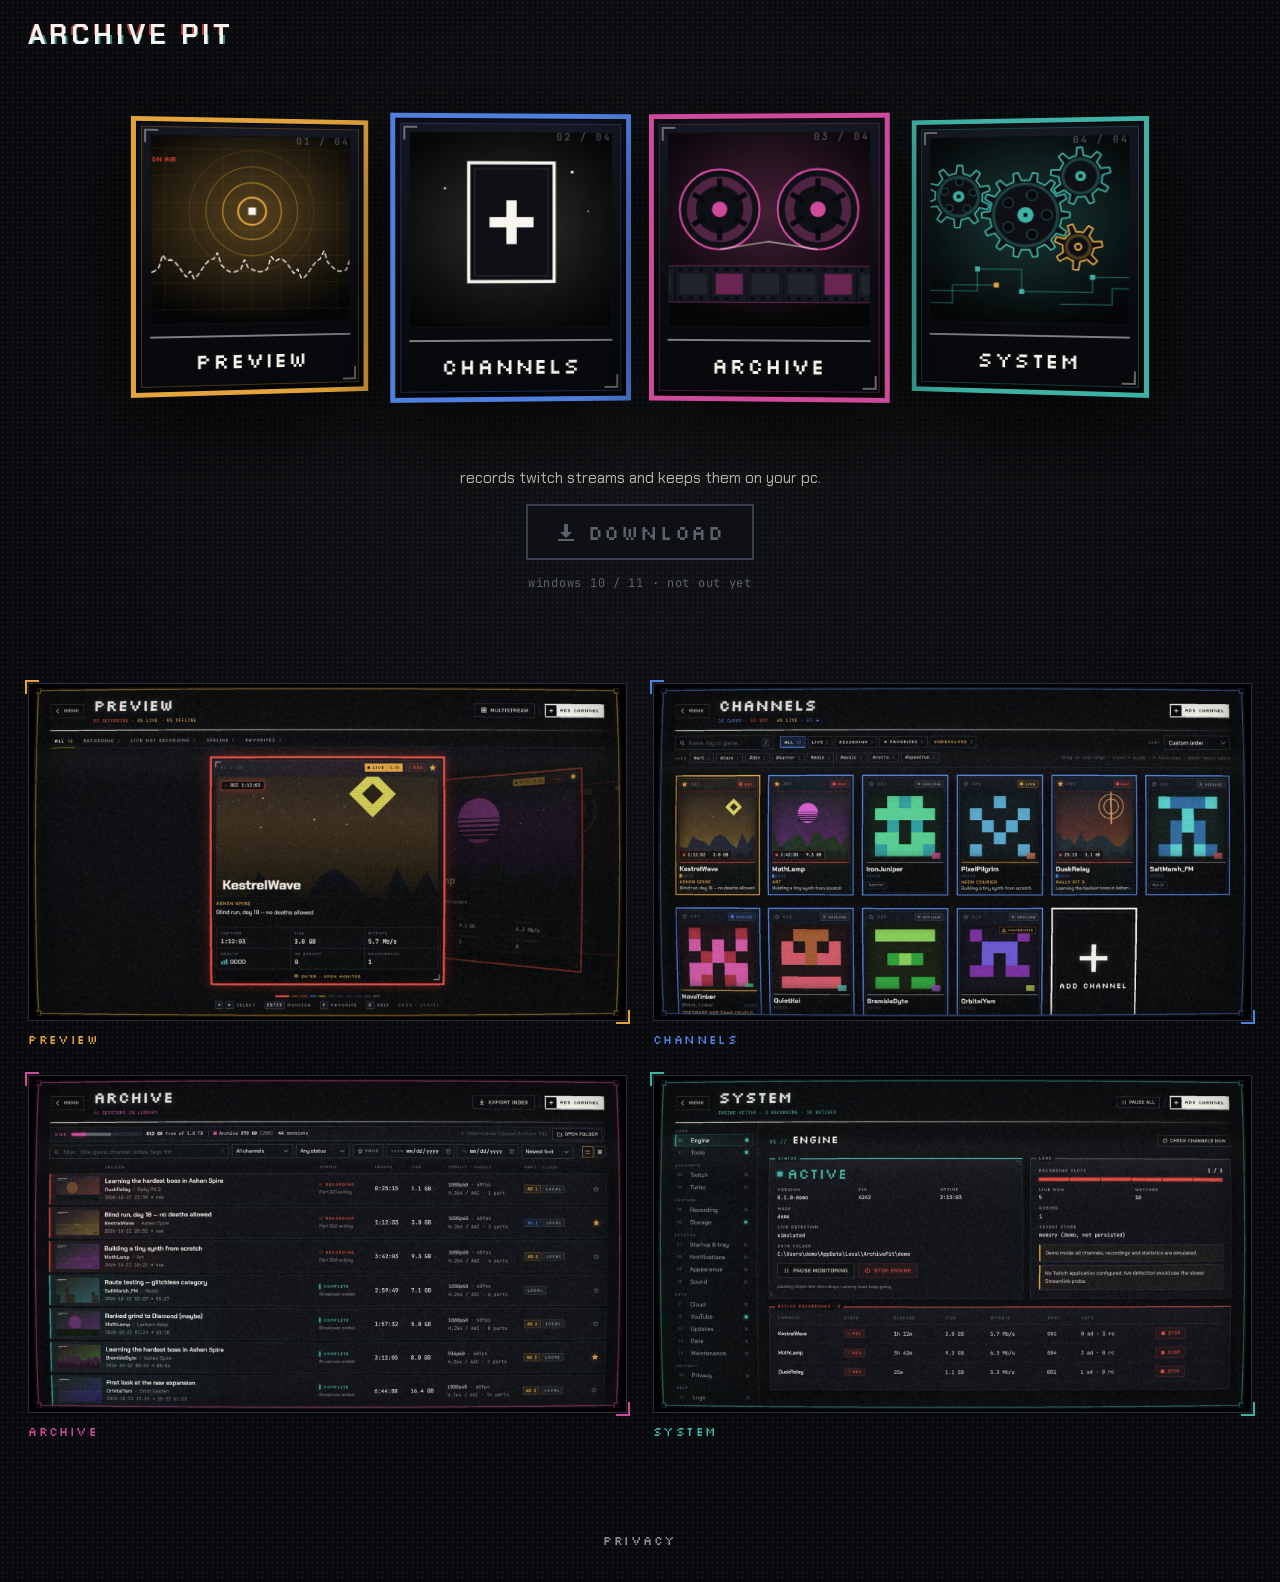
<file: index.html>
<!doctype html>
<html lang="en">
<head>
<meta charset="utf-8">
<meta name="viewport" content="width=device-width, initial-scale=1">
<title>Archive Pit</title>
<meta name="description" content="records twitch streams and keeps them on your pc.">
<link rel="icon" href="favicon.svg" type="image/svg+xml">
<link rel="stylesheet" href="site.css">
</head>
<body>
<header class="top">
  <a class="wordmark" href="./" data-text="ARCHIVE PIT">ARCHIVE PIT</a>
</header>
<main>
  <section class="stage" aria-label="what's inside">
    <div class="card" style="--frame: var(--amber)">
      <span class="card__frame"></span><span class="card__corner card__corner--tl"></span><span class="card__corner card__corner--br"></span>
      <span class="card__index">01 / 04</span>
      <div class="card__art"><svg aria-hidden="true" viewBox="0 0 400 300" class="ca ca--preview" preserveAspectRatio="xMidYMid slice"><defs><radialGradient id="ca-p-glow" cx="50%" cy="42%" r="60%"><stop offset="0" stop-color="#e2a43b" stop-opacity="0.34"></stop><stop offset="1" stop-color="#e2a43b" stop-opacity="0"></stop></radialGradient></defs><rect width="400" height="300" fill="url(#ca-p-glow)"></rect><g stroke="#e2a43b" stroke-opacity="0.12"><line x1="20" y1="20" x2="20" y2="280"></line><line x1="65" y1="20" x2="65" y2="280"></line><line x1="110" y1="20" x2="110" y2="280"></line><line x1="155" y1="20" x2="155" y2="280"></line><line x1="200" y1="20" x2="200" y2="280"></line><line x1="245" y1="20" x2="245" y2="280"></line><line x1="290" y1="20" x2="290" y2="280"></line><line x1="335" y1="20" x2="335" y2="280"></line><line x1="380" y1="20" x2="380" y2="280"></line><line x1="20" y1="20" x2="380" y2="20"></line><line x1="20" y1="63" x2="380" y2="63"></line><line x1="20" y1="106" x2="380" y2="106"></line><line x1="20" y1="149" x2="380" y2="149"></line><line x1="20" y1="192" x2="380" y2="192"></line><line x1="20" y1="235" x2="380" y2="235"></line><line x1="20" y1="278" x2="380" y2="278"></line></g><g class="ca-rings" fill="none" stroke="#e2a43b"><circle cx="200" cy="120" r="22" stroke-width="3"></circle><circle class="ca-ring ca-ring--1" cx="200" cy="120" r="46" stroke-width="2" stroke-opacity="0.7"></circle><circle class="ca-ring ca-ring--2" cx="200" cy="120" r="72" stroke-width="1.5" stroke-opacity="0.45"></circle><circle class="ca-ring ca-ring--3" cx="200" cy="120" r="98" stroke-width="1" stroke-opacity="0.25"></circle></g><rect x="194" y="114" width="12" height="12" fill="#f7f5ee"></rect><path class="ca-trace" d="M20 198.0 L26 213.0 L32 215.5 L38 217.8 L44 218.2 L50 215.6 L56 210.3 L62 189.8 L68 198.8 L74 197.4 L80 200.7 L86 208.1 L92 217.4 L98 225.6 L104 215.8 L110 228.6 L116 222.3 L122 213.3 L128 204.4 L134 198.6 L140 197.4 L146 186.7 L152 206.7 L158 212.9 L164 217.1 L170 218.4 L176 216.9 L182 214.3 L188 198.3 L194 212.2 L200 214.0 L206 216.6 L212 218.3 L218 217.4 L224 213.5 L230 193.4 L236 201.3 L242 197.6 L248 198.2 L254 203.5 L260 212.2 L266 221.3 L272 214.0 L278 229.9 L284 226.3 L290 218.5 L296 209.2 L302 201.4 L308 197.5 L314 184.4 L320 203.1 L326 209.5 L332 215.1 L338 218.1 L344 218.0 L350 215.8 L356 199.3 L362 212.0 L368 212.8 L374 215.2 L380 217.6" fill="none" stroke="#f7f5ee" stroke-width="2" stroke-linejoin="bevel"></path><g fill="#e5483a"><rect x="30" y="34" width="8" height="8" class="ca-blink"></rect></g><text x="44" y="42" fill="#e5483a" font-family="Silkscreen, monospace" font-size="10">ON AIR</text></svg></div>
      <span class="card__rule"></span>
      <span class="card__title">PREVIEW</span>
    </div>
    <div class="card" style="--frame: var(--cobalt)">
      <span class="card__frame"></span><span class="card__corner card__corner--tl"></span><span class="card__corner card__corner--br"></span>
      <span class="card__index">02 / 04</span>
      <div class="card__art"><svg aria-hidden="true" viewBox="0 0 400 300" class="ca ca--channels" preserveAspectRatio="xMidYMid slice"><defs><radialGradient id="ca-c-glow" cx="50%" cy="50%" r="60%"><stop offset="0" stop-color="#f7f5ee" stop-opacity="0.14"></stop><stop offset="1" stop-color="#f7f5ee" stop-opacity="0"></stop></radialGradient></defs><rect width="400" height="300" fill="url(#ca-c-glow)"></rect><g class="ca-fan" transform="translate(200 268)"><rect x="-66" y="-222" width="132" height="184" fill="#0e1015" stroke="#f7f5ee" stroke-width="5"></rect><rect x="-57" y="-213" width="114" height="166" fill="none" stroke="#f7f5ee" stroke-opacity="0.18"></rect><g fill="#f7f5ee"><rect x="-34" y="-138" width="68" height="16"></rect><rect x="-8" y="-164" width="16" height="68"></rect></g></g><g class="ca-sparkle" fill="#f7f5ee"><rect x="292" y="58" width="4" height="4"></rect><rect x="96" y="84" width="3" height="3"></rect><rect x="318" y="120" width="2" height="2"></rect></g></svg></div>
      <span class="card__rule"></span>
      <span class="card__title">CHANNELS</span>
    </div>
    <div class="card" style="--frame: var(--magenta)">
      <span class="card__frame"></span><span class="card__corner card__corner--tl"></span><span class="card__corner card__corner--br"></span>
      <span class="card__index">03 / 04</span>
      <div class="card__art"><svg aria-hidden="true" viewBox="0 0 400 300" class="ca ca--archive" preserveAspectRatio="xMidYMid slice"><defs><radialGradient id="ca-a-glow" cx="50%" cy="40%" r="60%"><stop offset="0" stop-color="#d04a9c" stop-opacity="0.28"></stop><stop offset="1" stop-color="#d04a9c" stop-opacity="0"></stop></radialGradient><clipPath id="ca-a-clip"><rect x="0" y="206" width="400" height="56"></rect></clipPath></defs><rect width="400" height="300" fill="url(#ca-a-glow)"></rect><g class="ca-reel ca-reel--l" style="transform-origin: 124px 118px;"><circle cx="124" cy="118" r="62" fill="#0e1015" stroke="#d04a9c" stroke-width="3"></circle><circle cx="124" cy="118" r="44" fill="none" stroke="#d04a9c" stroke-opacity="0.35" stroke-width="14"></circle><circle cx="124" cy="118" r="12" fill="#d04a9c"></circle><rect x="120" y="70" width="8" height="22" fill="#08090c" transform="rotate(0 124 118)"></rect><rect x="120" y="70" width="8" height="22" fill="#08090c" transform="rotate(60 124 118)"></rect><rect x="120" y="70" width="8" height="22" fill="#08090c" transform="rotate(120 124 118)"></rect><rect x="120" y="70" width="8" height="22" fill="#08090c" transform="rotate(180 124 118)"></rect><rect x="120" y="70" width="8" height="22" fill="#08090c" transform="rotate(240 124 118)"></rect><rect x="120" y="70" width="8" height="22" fill="#08090c" transform="rotate(300 124 118)"></rect></g><g class="ca-reel ca-reel--r" style="transform-origin: 276px 118px;"><circle cx="276" cy="118" r="62" fill="#0e1015" stroke="#d04a9c" stroke-width="3"></circle><circle cx="276" cy="118" r="44" fill="none" stroke="#d04a9c" stroke-opacity="0.35" stroke-width="14"></circle><circle cx="276" cy="118" r="12" fill="#d04a9c"></circle><rect x="272" y="70" width="8" height="22" fill="#08090c" transform="rotate(0 276 118)"></rect><rect x="272" y="70" width="8" height="22" fill="#08090c" transform="rotate(60 276 118)"></rect><rect x="272" y="70" width="8" height="22" fill="#08090c" transform="rotate(120 276 118)"></rect><rect x="272" y="70" width="8" height="22" fill="#08090c" transform="rotate(180 276 118)"></rect><rect x="272" y="70" width="8" height="22" fill="#08090c" transform="rotate(240 276 118)"></rect><rect x="272" y="70" width="8" height="22" fill="#08090c" transform="rotate(300 276 118)"></rect></g><path d="M124 180 L200 168 L276 180" fill="none" stroke="#f7f5ee" stroke-opacity="0.6" stroke-width="2"></path><g clip-path="url(#ca-a-clip)"><g class="ca-strip"><g transform="translate(-56 206)"><rect width="54" height="56" fill="#151820"></rect><rect x="6" y="12" width="42" height="32" fill="#6a2550"></rect><rect x="4" y="3" width="6" height="5" fill="#08090c"></rect><rect x="20" y="3" width="6" height="5" fill="#08090c"></rect><rect x="36" y="3" width="6" height="5" fill="#08090c"></rect><rect x="4" y="48" width="6" height="5" fill="#08090c"></rect><rect x="20" y="48" width="6" height="5" fill="#08090c"></rect><rect x="36" y="48" width="6" height="5" fill="#08090c"></rect></g><g transform="translate(0 206)"><rect width="54" height="56" fill="#151820"></rect><rect x="6" y="12" width="42" height="32" fill="#1f242e"></rect><rect x="4" y="3" width="6" height="5" fill="#08090c"></rect><rect x="20" y="3" width="6" height="5" fill="#08090c"></rect><rect x="36" y="3" width="6" height="5" fill="#08090c"></rect><rect x="4" y="48" width="6" height="5" fill="#08090c"></rect><rect x="20" y="48" width="6" height="5" fill="#08090c"></rect><rect x="36" y="48" width="6" height="5" fill="#08090c"></rect></g><g transform="translate(56 206)"><rect width="54" height="56" fill="#151820"></rect><rect x="6" y="12" width="42" height="32" fill="#1f242e"></rect><rect x="4" y="3" width="6" height="5" fill="#08090c"></rect><rect x="20" y="3" width="6" height="5" fill="#08090c"></rect><rect x="36" y="3" width="6" height="5" fill="#08090c"></rect><rect x="4" y="48" width="6" height="5" fill="#08090c"></rect><rect x="20" y="48" width="6" height="5" fill="#08090c"></rect><rect x="36" y="48" width="6" height="5" fill="#08090c"></rect></g><g transform="translate(112 206)"><rect width="54" height="56" fill="#151820"></rect><rect x="6" y="12" width="42" height="32" fill="#6a2550"></rect><rect x="4" y="3" width="6" height="5" fill="#08090c"></rect><rect x="20" y="3" width="6" height="5" fill="#08090c"></rect><rect x="36" y="3" width="6" height="5" fill="#08090c"></rect><rect x="4" y="48" width="6" height="5" fill="#08090c"></rect><rect x="20" y="48" width="6" height="5" fill="#08090c"></rect><rect x="36" y="48" width="6" height="5" fill="#08090c"></rect></g><g transform="translate(168 206)"><rect width="54" height="56" fill="#151820"></rect><rect x="6" y="12" width="42" height="32" fill="#1f242e"></rect><rect x="4" y="3" width="6" height="5" fill="#08090c"></rect><rect x="20" y="3" width="6" height="5" fill="#08090c"></rect><rect x="36" y="3" width="6" height="5" fill="#08090c"></rect><rect x="4" y="48" width="6" height="5" fill="#08090c"></rect><rect x="20" y="48" width="6" height="5" fill="#08090c"></rect><rect x="36" y="48" width="6" height="5" fill="#08090c"></rect></g><g transform="translate(224 206)"><rect width="54" height="56" fill="#151820"></rect><rect x="6" y="12" width="42" height="32" fill="#1f242e"></rect><rect x="4" y="3" width="6" height="5" fill="#08090c"></rect><rect x="20" y="3" width="6" height="5" fill="#08090c"></rect><rect x="36" y="3" width="6" height="5" fill="#08090c"></rect><rect x="4" y="48" width="6" height="5" fill="#08090c"></rect><rect x="20" y="48" width="6" height="5" fill="#08090c"></rect><rect x="36" y="48" width="6" height="5" fill="#08090c"></rect></g><g transform="translate(280 206)"><rect width="54" height="56" fill="#151820"></rect><rect x="6" y="12" width="42" height="32" fill="#6a2550"></rect><rect x="4" y="3" width="6" height="5" fill="#08090c"></rect><rect x="20" y="3" width="6" height="5" fill="#08090c"></rect><rect x="36" y="3" width="6" height="5" fill="#08090c"></rect><rect x="4" y="48" width="6" height="5" fill="#08090c"></rect><rect x="20" y="48" width="6" height="5" fill="#08090c"></rect><rect x="36" y="48" width="6" height="5" fill="#08090c"></rect></g><g transform="translate(336 206)"><rect width="54" height="56" fill="#151820"></rect><rect x="6" y="12" width="42" height="32" fill="#1f242e"></rect><rect x="4" y="3" width="6" height="5" fill="#08090c"></rect><rect x="20" y="3" width="6" height="5" fill="#08090c"></rect><rect x="36" y="3" width="6" height="5" fill="#08090c"></rect><rect x="4" y="48" width="6" height="5" fill="#08090c"></rect><rect x="20" y="48" width="6" height="5" fill="#08090c"></rect><rect x="36" y="48" width="6" height="5" fill="#08090c"></rect></g><g transform="translate(392 206)"><rect width="54" height="56" fill="#151820"></rect><rect x="6" y="12" width="42" height="32" fill="#1f242e"></rect><rect x="4" y="3" width="6" height="5" fill="#08090c"></rect><rect x="20" y="3" width="6" height="5" fill="#08090c"></rect><rect x="36" y="3" width="6" height="5" fill="#08090c"></rect><rect x="4" y="48" width="6" height="5" fill="#08090c"></rect><rect x="20" y="48" width="6" height="5" fill="#08090c"></rect><rect x="36" y="48" width="6" height="5" fill="#08090c"></rect></g><g transform="translate(448 206)"><rect width="54" height="56" fill="#151820"></rect><rect x="6" y="12" width="42" height="32" fill="#6a2550"></rect><rect x="4" y="3" width="6" height="5" fill="#08090c"></rect><rect x="20" y="3" width="6" height="5" fill="#08090c"></rect><rect x="36" y="3" width="6" height="5" fill="#08090c"></rect><rect x="4" y="48" width="6" height="5" fill="#08090c"></rect><rect x="20" y="48" width="6" height="5" fill="#08090c"></rect><rect x="36" y="48" width="6" height="5" fill="#08090c"></rect></g><g transform="translate(504 206)"><rect width="54" height="56" fill="#151820"></rect><rect x="6" y="12" width="42" height="32" fill="#1f242e"></rect><rect x="4" y="3" width="6" height="5" fill="#08090c"></rect><rect x="20" y="3" width="6" height="5" fill="#08090c"></rect><rect x="36" y="3" width="6" height="5" fill="#08090c"></rect><rect x="4" y="48" width="6" height="5" fill="#08090c"></rect><rect x="20" y="48" width="6" height="5" fill="#08090c"></rect><rect x="36" y="48" width="6" height="5" fill="#08090c"></rect></g><g transform="translate(560 206)"><rect width="54" height="56" fill="#151820"></rect><rect x="6" y="12" width="42" height="32" fill="#1f242e"></rect><rect x="4" y="3" width="6" height="5" fill="#08090c"></rect><rect x="20" y="3" width="6" height="5" fill="#08090c"></rect><rect x="36" y="3" width="6" height="5" fill="#08090c"></rect><rect x="4" y="48" width="6" height="5" fill="#08090c"></rect><rect x="20" y="48" width="6" height="5" fill="#08090c"></rect><rect x="36" y="48" width="6" height="5" fill="#08090c"></rect></g><g transform="translate(616 206)"><rect width="54" height="56" fill="#151820"></rect><rect x="6" y="12" width="42" height="32" fill="#6a2550"></rect><rect x="4" y="3" width="6" height="5" fill="#08090c"></rect><rect x="20" y="3" width="6" height="5" fill="#08090c"></rect><rect x="36" y="3" width="6" height="5" fill="#08090c"></rect><rect x="4" y="48" width="6" height="5" fill="#08090c"></rect><rect x="20" y="48" width="6" height="5" fill="#08090c"></rect><rect x="36" y="48" width="6" height="5" fill="#08090c"></rect></g><g transform="translate(672 206)"><rect width="54" height="56" fill="#151820"></rect><rect x="6" y="12" width="42" height="32" fill="#1f242e"></rect><rect x="4" y="3" width="6" height="5" fill="#08090c"></rect><rect x="20" y="3" width="6" height="5" fill="#08090c"></rect><rect x="36" y="3" width="6" height="5" fill="#08090c"></rect><rect x="4" y="48" width="6" height="5" fill="#08090c"></rect><rect x="20" y="48" width="6" height="5" fill="#08090c"></rect><rect x="36" y="48" width="6" height="5" fill="#08090c"></rect></g></g></g><rect x="0" y="205" width="400" height="1" fill="#d04a9c" fill-opacity="0.6"></rect><rect x="0" y="262" width="400" height="1" fill="#d04a9c" fill-opacity="0.6"></rect></svg></div>
      <span class="card__rule"></span>
      <span class="card__title">ARCHIVE</span>
    </div>
    <div class="card" style="--frame: var(--teal)">
      <span class="card__frame"></span><span class="card__corner card__corner--tl"></span><span class="card__corner card__corner--br"></span>
      <span class="card__index">04 / 04</span>
      <div class="card__art"><svg aria-hidden="true" viewBox="0 0 400 300" class="ca ca--system" preserveAspectRatio="xMidYMid slice"><defs><radialGradient id="ca-s-glow" cx="50%" cy="45%" r="60%"><stop offset="0" stop-color="#3db3a5" stop-opacity="0.26"></stop><stop offset="1" stop-color="#3db3a5" stop-opacity="0"></stop></radialGradient></defs><rect width="400" height="300" fill="url(#ca-s-glow)"></rect><g fill="none" stroke="#3db3a5" stroke-opacity="0.45" stroke-width="2"><path d="M20 250 H120 V214 H190 V250 H300 V226 H380"></path><path d="M20 270 H80 V240 H150"></path><path d="M250 270 H330 V244 H380"></path></g><g fill="#3db3a5"><rect x="116" y="210" width="8" height="8"></rect><rect x="186" y="246" width="8" height="8"></rect><rect x="296" y="222" width="8" height="8"></rect><rect class="ca-blink" x="146" y="236" width="8" height="8" fill="#e2a43b"></rect></g><g class="ca-gear" style="transform-origin: 196px 126px; animation-duration: 8.4s; animation-timing-function: steps(42);"><path d="M251.0 113.4 L252.1 119.9 L265.3 122.0 L265.3 130.0 L252.1 132.1 L251.0 138.6 L249.2 144.9 L260.2 152.4 L256.7 159.7 L243.9 155.8 L240.1 161.2 L235.7 166.1 L242.4 177.6 L236.0 182.7 L226.2 173.6 L220.5 176.8 L214.4 179.3 L215.4 192.6 L207.5 194.4 L202.6 182.0 L196.0 182.4 L189.4 182.0 L184.5 194.4 L176.6 192.6 L177.6 179.3 L171.5 176.8 L165.8 173.6 L156.0 182.7 L149.6 177.6 L156.3 166.1 L151.9 161.2 L148.1 155.8 L135.3 159.7 L131.8 152.4 L142.8 144.9 L141.0 138.6 L139.9 132.1 L126.7 130.0 L126.7 122.0 L139.9 119.9 L141.0 113.4 L142.8 107.1 L131.8 99.6 L135.3 92.3 L148.1 96.2 L151.9 90.8 L156.3 85.9 L149.6 74.4 L156.0 69.3 L165.8 78.4 L171.5 75.2 L177.6 72.7 L176.6 59.4 L184.5 57.6 L189.4 70.0 L196.0 69.6 L202.6 70.0 L207.5 57.6 L215.4 59.4 L214.4 72.7 L220.5 75.2 L226.2 78.4 L236.0 69.3 L242.4 74.4 L235.7 85.9 L240.1 90.8 L243.9 96.2 L256.7 92.3 L260.2 99.6 L249.2 107.1 Z" fill="#0e1015" stroke="#3db3a5" stroke-width="2.5" stroke-linejoin="bevel"></path><circle cx="196" cy="126" r="50.39999999999999" fill="none" stroke="#3db3a5" stroke-opacity="0.3" stroke-width="5"></circle><circle cx="229.488" cy="126" r="8.372" fill="#08090c" stroke="#3db3a5" stroke-opacity="0.45" stroke-width="1.5"></circle><circle cx="206.34836110762825" cy="157.8489806176921" r="8.372" fill="#08090c" stroke="#3db3a5" stroke-opacity="0.45" stroke-width="1.5"></circle><circle cx="168.90763889237178" cy="145.68375252877036" r="8.372" fill="#08090c" stroke="#3db3a5" stroke-opacity="0.45" stroke-width="1.5"></circle><circle cx="168.90763889237175" cy="106.31624747122966" r="8.372" fill="#08090c" stroke="#3db3a5" stroke-opacity="0.45" stroke-width="1.5"></circle><circle cx="206.34836110762822" cy="94.1510193823079" r="8.372" fill="#08090c" stroke="#3db3a5" stroke-opacity="0.45" stroke-width="1.5"></circle><circle cx="196" cy="126" r="12.879999999999999" fill="#3db3a5"></circle><rect x="193" y="123" width="6" height="6" fill="#08090c"></rect></g><g class="ca-gear ca-gear--ccw" style="transform-origin: 281.594px 63.8123px; animation-duration: 5.4s; animation-timing-function: steps(27);"><path d="M248.9 70.8 L248.2 64.7 L235.2 61.5 L236.4 53.2 L249.8 53.7 L252.1 48.1 L255.4 43.1 L247.5 32.3 L253.8 26.7 L263.7 35.6 L269.1 32.8 L274.9 31.1 L275.8 17.8 L284.2 17.5 L286.0 30.7 L291.9 32.0 L297.5 34.4 L306.7 24.8 L313.4 30.0 L306.3 41.3 L309.9 46.1 L312.6 51.5 L325.9 50.1 L327.7 58.3 L315.0 62.4 L314.7 68.5 L313.3 74.4 L324.4 81.8 L320.4 89.2 L308.1 84.2 L303.9 88.6 L299.1 92.3 L302.8 105.1 L295.0 108.2 L288.8 96.4 L282.8 97.2 L276.7 96.9 L271.3 109.1 L263.3 106.5 L266.1 93.4 L261.0 90.1 L256.6 86.0 L244.6 91.9 L240.2 84.7 L250.7 76.5 Z" fill="#0e1015" stroke="#3db3a5" stroke-width="2.5" stroke-linejoin="bevel"></path><circle cx="281.59399800486943" cy="63.812320307456346" r="27.4" fill="none" stroke="#3db3a5" stroke-opacity="0.3" stroke-width="5"></circle><circle cx="281.59399800486943" cy="63.812320307456346" r="8.28" fill="#3db3a5"></circle><rect x="278.59399800486943" y="60.812320307456346" width="6" height="6" fill="#08090c"></rect></g><g class="ca-gear ca-gear--ccw" style="transform-origin: 277.921px 177.19px; animation-duration: 4.2s; animation-timing-function: steps(21);"><path d="M260.7 160.2 L265.1 156.7 L261.4 143.9 L269.5 140.9 L274.8 153.2 L280.5 153.1 L285.9 154.4 L293.7 143.5 L301.0 148.0 L294.7 159.8 L298.3 164.2 L300.8 169.2 L314.1 168.5 L315.1 177.1 L302.0 179.5 L300.8 185.0 L298.4 190.1 L307.3 200.0 L301.2 206.2 L291.1 197.5 L286.1 200.0 L280.6 201.2 L278.4 214.4 L269.8 213.5 L270.3 200.2 L265.2 197.8 L260.8 194.3 L249.1 200.7 L244.5 193.4 L255.2 185.6 L253.9 180.1 L253.9 174.4 L241.6 169.3 L244.4 161.2 L257.2 164.7 Z" fill="#0e1015" stroke="#e2a43b" stroke-width="2.5" stroke-linejoin="bevel"></path><circle cx="277.92144608871075" cy="177.19020092492758" r="18.199999999999996" fill="none" stroke="#e2a43b" stroke-opacity="0.3" stroke-width="5"></circle><circle cx="277.92144608871075" cy="177.19020092492758" r="6.4399999999999995" fill="#e2a43b"></circle><rect x="274.92144608871075" y="174.19020092492758" width="6" height="6" fill="#08090c"></rect></g><g class="ca-gear ca-gear--ccw" style="transform-origin: 89.8767px 95.5696px; animation-duration: 6s; animation-timing-function: steps(30);"><path d="M119.7 119.2 L115.4 123.7 L121.5 135.6 L114.5 140.2 L105.9 130.0 L100.1 132.2 L94.0 133.3 L91.9 146.5 L83.6 146.2 L82.6 132.9 L76.6 131.2 L71.0 128.6 L61.6 138.0 L55.0 132.8 L62.1 121.5 L58.2 116.6 L55.2 111.2 L42.0 113.2 L39.8 105.2 L52.2 100.2 L51.9 94.0 L52.7 87.8 L40.8 81.8 L43.7 74.0 L56.7 77.1 L60.1 72.0 L64.3 67.4 L58.3 55.5 L65.2 50.9 L73.8 61.1 L79.7 59.0 L85.7 57.8 L87.8 44.6 L96.2 45.0 L97.2 58.3 L103.1 60.0 L108.7 62.6 L118.2 53.1 L124.7 58.3 L117.7 69.7 L121.5 74.5 L124.5 80.0 L137.7 77.9 L140.0 85.9 L127.6 91.0 L127.8 97.2 L127.1 103.3 L139.0 109.4 L136.1 117.2 L123.1 114.0 Z" fill="#0e1015" stroke="#3db3a5" stroke-width="2.5" stroke-linejoin="bevel"></path><circle cx="89.8767087684096" cy="95.56963591780331" r="32" fill="none" stroke="#3db3a5" stroke-opacity="0.3" stroke-width="5"></circle><circle cx="103.1138346263104" cy="115.49311199558888" r="5.98" fill="#08090c" stroke="#3db3a5" stroke-opacity="0.45" stroke-width="1.5"></circle><circle cx="75.01885386415243" cy="114.31558341703742" r="5.98" fill="#08090c" stroke="#3db3a5" stroke-opacity="0.45" stroke-width="1.5"></circle><circle cx="67.45692357976354" cy="87.23179254586552" r="5.98" fill="#08090c" stroke="#3db3a5" stroke-opacity="0.45" stroke-width="1.5"></circle><circle cx="90.87837440561206" cy="71.67061782183862" r="5.98" fill="#08090c" stroke="#3db3a5" stroke-opacity="0.45" stroke-width="1.5"></circle><circle cx="112.91555736620958" cy="89.13707380868613" r="5.98" fill="#08090c" stroke="#3db3a5" stroke-opacity="0.45" stroke-width="1.5"></circle><circle cx="89.8767087684096" cy="95.56963591780331" r="9.200000000000001" fill="#3db3a5"></circle><rect x="86.8767087684096" y="92.56963591780331" width="6" height="6" fill="#08090c"></rect></g></svg></div>
      <span class="card__rule"></span>
      <span class="card__title">SYSTEM</span>
    </div>
  </section>

  <section class="get">
    <p class="get__line">records twitch streams and keeps them on your pc.</p>
    <button class="dl" type="button" disabled>
      <svg viewBox="0 0 20 20" aria-hidden="true"><path d="M8 2h4v8h4l-6 6-6-6h4z" fill="currentColor"/><rect x="2" y="17" width="16" height="2" fill="currentColor"/></svg>
      DOWNLOAD
    </button>
    <p class="get__meta">windows 10 / 11 · not out yet</p>
  </section>

  <section class="shots" aria-label="screens">
    <figure class="shot" style="--frame: var(--amber)"><a href="shots/preview.jpg"><img src="shots/preview.jpg" width="1600" height="900" alt="preview: live channels with recording stats" loading="lazy"></a><figcaption>PREVIEW</figcaption></figure>
    <figure class="shot" style="--frame: var(--cobalt)"><a href="shots/channels.jpg"><img src="shots/channels.jpg" width="1600" height="900" alt="channels: a grid of channel cards" loading="lazy"></a><figcaption>CHANNELS</figcaption></figure>
    <figure class="shot" style="--frame: var(--magenta)"><a href="shots/archive.jpg"><img src="shots/archive.jpg" width="1600" height="900" alt="archive: recorded streams with length, size and quality" loading="lazy"></a><figcaption>ARCHIVE</figcaption></figure>
    <figure class="shot" style="--frame: var(--teal)"><a href="shots/system.jpg"><img src="shots/system.jpg" width="1600" height="900" alt="system: engine status and active recordings" loading="lazy"></a><figcaption>SYSTEM</figcaption></figure>
  </section>
</main>
<footer class="foot">
  <a href="privacy.html">PRIVACY</a>
</footer>
</body>
</html>
</file>
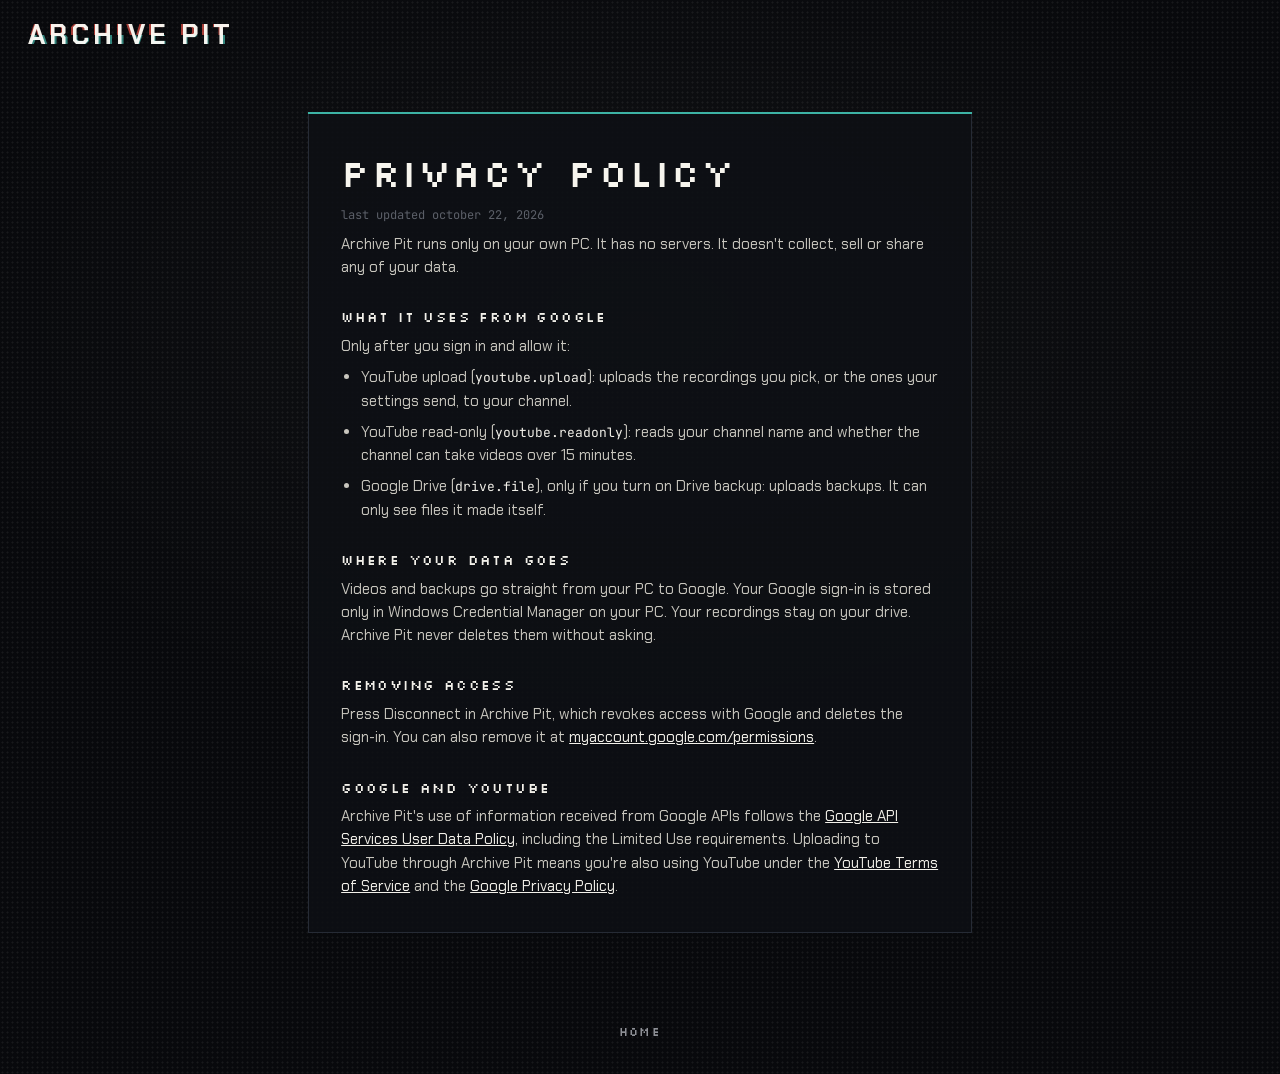
<file: privacy.html>
<!doctype html>
<html lang="en">
<head>
<meta charset="utf-8">
<meta name="viewport" content="width=device-width, initial-scale=1">
<title>Archive Pit privacy policy</title>
<link rel="icon" href="favicon.svg" type="image/svg+xml">
<link rel="stylesheet" href="site.css">
</head>
<body>
<header class="top">
  <a class="wordmark" href="./" data-text="ARCHIVE PIT">ARCHIVE PIT</a>
</header>
<main class="doc">
  <article class="panel">
    <h1>PRIVACY POLICY</h1>
    <p class="date">last updated october 22, 2026</p>
    <p>Archive Pit runs only on your own PC. It has no servers. It doesn't collect, sell or share any of your data.</p>

    <h2>WHAT IT USES FROM GOOGLE</h2>
    <p>Only after you sign in and allow it:</p>
    <ul>
      <li>YouTube upload (<code>youtube.upload</code>): uploads the recordings you pick, or the ones your settings send, to your channel.</li>
      <li>YouTube read-only (<code>youtube.readonly</code>): reads your channel name and whether the channel can take videos over 15 minutes.</li>
      <li>Google Drive (<code>drive.file</code>), only if you turn on Drive backup: uploads backups. It can only see files it made itself.</li>
    </ul>

    <h2>WHERE YOUR DATA GOES</h2>
    <p>Videos and backups go straight from your PC to Google. Your Google sign-in is stored only in Windows Credential Manager on your PC. Your recordings stay on your drive. Archive Pit never deletes them without asking.</p>

    <h2>REMOVING ACCESS</h2>
    <p>Press Disconnect in Archive Pit, which revokes access with Google and deletes the sign-in. You can also remove it at <a href="https://myaccount.google.com/permissions">myaccount.google.com/permissions</a>.</p>

    <h2>GOOGLE AND YOUTUBE</h2>
    <p>Archive Pit's use of information received from Google APIs follows the <a href="https://developers.google.com/terms/api-services-user-data-policy">Google API Services User Data Policy</a>, including the Limited Use requirements. Uploading to YouTube through Archive Pit means you're also using YouTube under the <a href="https://www.youtube.com/t/terms">YouTube Terms of Service</a> and the <a href="https://policies.google.com/privacy">Google Privacy Policy</a>.</p>
  </article>
</main>
<footer class="foot">
  <a href="./">HOME</a>
</footer>
</body>
</html>
</file>
<file: site.css>
@font-face { font-family: "Chakra Petch"; font-weight: 400; font-display: swap; src: url("fonts/chakra-petch-latin-400-normal.woff2") format("woff2"); }
@font-face { font-family: "Chakra Petch"; font-weight: 600; font-display: swap; src: url("fonts/chakra-petch-latin-600-normal.woff2") format("woff2"); }
@font-face { font-family: "Chakra Petch"; font-weight: 700; font-display: swap; src: url("fonts/chakra-petch-latin-700-normal.woff2") format("woff2"); }
@font-face { font-family: "Silkscreen"; font-weight: 400; font-display: swap; src: url("fonts/silkscreen-latin-400-normal.woff2") format("woff2"); }
@font-face { font-family: "JetBrains Mono"; font-weight: 400; font-display: swap; src: url("fonts/jetbrains-mono-latin-400-normal.woff2") format("woff2"); }

:root {
  --ink-0: #040506;
  --ink-1: #08090c;
  --ink-2: #0e1015;
  --ink-3: #151820;
  --line: #262b35;
  --line-strong: #3a414e;
  --text-0: #f2f0e9;
  --text-1: #c8c6be;
  --text-2: #8e9096;
  --text-3: #5c6069;
  --white: #f7f5ee;
  --amber: #e2a43b;
  --cobalt: #4f7fdf;
  --magenta: #d04a9c;
  --teal: #3db3a5;
  --red: #e5483a;
  --font-display: "Chakra Petch", "Bahnschrift", "Segoe UI", system-ui, sans-serif;
  --font-pixel: "Silkscreen", "Consolas", "Courier New", monospace;
  --font-mono: "JetBrains Mono", "Cascadia Mono", "Consolas", monospace;
  --gutter: clamp(16px, 2.2vw, 40px);
  color-scheme: dark;
}

* { box-sizing: border-box; }
html { background: var(--ink-1); }
body {
  margin: 0;
  min-height: 100vh;
  font-family: var(--font-display);
  font-size: 15px;
  line-height: 1.55;
  color: var(--text-1);
  background:
    radial-gradient(ellipse 80% 60% at 50% 30%, rgba(255, 255, 255, 0.035), transparent 70%),
    radial-gradient(rgba(232, 230, 223, 0.075) 0.8px, transparent 1.2px) 0 0 / 5px 5px,
    var(--ink-1);
  -webkit-font-smoothing: antialiased;
}
a { color: var(--text-0); }
img, svg { display: block; max-width: 100%; }

/* top bar: the brand only, like the app */
.top { display: flex; align-items: center; justify-content: space-between; padding: 22px var(--gutter) 0; }
.wordmark {
  position: relative;
  font-weight: 700;
  font-size: clamp(22px, 2.1vw, 36px);
  letter-spacing: 0.16em;
  line-height: 1;
  color: var(--text-0);
  text-decoration: none;
}
.wordmark::before, .wordmark::after { content: attr(data-text); position: absolute; inset: 0; pointer-events: none; mix-blend-mode: screen; }
.wordmark::before { color: rgba(229, 72, 58, 0.7); transform: translate(-1.5px, 0); clip-path: inset(0 0 52% 0); animation: glitch 7s steps(1) infinite; }
.wordmark::after { color: rgba(61, 179, 165, 0.7); transform: translate(1.5px, 0); clip-path: inset(48% 0 0 0); }
@keyframes glitch {
  0%, 93%, 100% { transform: translate(-1.5px, 0); }
  94% { transform: translate(-5px, 1px); clip-path: inset(10% 0 60% 0); }
  95% { transform: translate(3px, -1px); clip-path: inset(40% 0 30% 0); }
  96% { transform: translate(-1.5px, 0); }
}

/* the four menu cards */
.stage { display: flex; justify-content: center; padding: clamp(36px, 7vh, 80px) var(--gutter) 0; perspective: 1500px; }
.card {
  --frame-w: 5px;
  position: relative;
  display: grid;
  grid-template-rows: minmax(0, 1fr) auto auto;
  flex: none;
  width: clamp(150px, 19vw, 290px);
  aspect-ratio: 5 / 6;
  margin: 0 7px;
  padding: calc(var(--frame-w) + 10px);
  text-align: center;
  background: radial-gradient(ellipse 90% 70% at 50% 30%, rgba(255, 255, 255, 0.045), transparent 70%), linear-gradient(180deg, #121520, #0a0b10 62%, #07080b);
  box-shadow: 0 30px 90px rgba(0, 0, 0, 0.75);
  transition: transform 220ms cubic-bezier(0.16, 1, 0.3, 1), box-shadow 220ms;
}
.card:nth-child(1) { transform: rotateY(16deg) translateZ(-90px); }
.card:nth-child(2) { transform: rotateY(5deg) translateZ(-20px); z-index: 2; }
.card:nth-child(3) { transform: rotateY(-5deg) translateZ(-20px); z-index: 2; }
.card:nth-child(4) { transform: rotateY(-16deg) translateZ(-90px); }
.card:hover { transform: translateZ(40px); z-index: 3; }
.card__frame { position: absolute; inset: 0; border: var(--frame-w) solid var(--frame); box-shadow: inset 0 0 0 1px rgba(0, 0, 0, 0.8), inset 0 0 0 6px rgba(0, 0, 0, 0.35); pointer-events: none; transition: box-shadow 220ms; }
.card__frame::after { content: ""; position: absolute; inset: 5px; border: 1px solid color-mix(in srgb, var(--frame) 30%, transparent); }
.card:hover .card__frame { box-shadow: inset 0 0 0 1px rgba(0, 0, 0, 0.8), inset 0 0 0 6px rgba(0, 0, 0, 0.35), 0 0 30px color-mix(in srgb, var(--frame) 35%, transparent); }
.card__corner { position: absolute; width: 14px; height: 14px; border: 0 solid var(--white); opacity: 0.4; }
.card__corner--tl { top: 13px; left: 13px; border-top-width: 2px; border-left-width: 2px; }
.card__corner--br { bottom: 13px; right: 13px; border-bottom-width: 2px; border-right-width: 2px; }
.card__index { position: absolute; top: 16px; right: 20px; z-index: 2; font-family: var(--font-mono); font-size: 10px; letter-spacing: 0.2em; color: var(--text-3); }
.card__art { position: relative; min-height: 0; overflow: hidden; margin: 4px 4px 0; border: 1px solid rgba(255, 255, 255, 0.04); background: radial-gradient(ellipse at 50% 40%, rgba(255, 255, 255, 0.03), transparent 70%), var(--ink-0); }
.card__art svg { position: absolute; inset: 0; width: 100%; height: 100%; }
.card__rule { display: block; height: 2px; margin: 12px 4px 0; background: var(--white); opacity: 0.5; transition: opacity 220ms; }
.card:hover .card__rule { opacity: 1; }
.card__title {
  padding: clamp(8px, 1.6vh, 16px) 0 clamp(4px, 1vh, 10px);
  font-family: var(--font-pixel);
  font-size: clamp(15px, 1.75vw, 28px);
  line-height: 1;
  letter-spacing: 0.04em;
  color: var(--white);
}
.card:hover .card__title { text-shadow: -2px 0 rgba(229, 72, 58, 0.55), 2px 0 rgba(61, 179, 165, 0.55); }

/* card art idle animations, from the app */
.ca-ring { transform-origin: 200px 120px; animation: ca-ring 2.8s steps(14) infinite; }
.ca-ring--2 { animation-delay: 0.45s; }
.ca-ring--3 { animation-delay: 0.9s; }
@keyframes ca-ring { 0% { transform: scale(0.85); opacity: 0.2; } 30% { opacity: 1; } 100% { transform: scale(1.12); opacity: 0.15; } }
.ca-trace { stroke-dasharray: 8 4; animation: ca-trace 1.2s steps(6) infinite; }
@keyframes ca-trace { to { stroke-dashoffset: -24; } }
.ca-blink { animation: led 1s steps(2, jump-none) infinite; }
.ca-sparkle { animation: led 1.6s steps(2, jump-none) infinite; }
@keyframes led { 0% { opacity: 1; } 100% { opacity: 0.2; } }
.ca-fan { animation: ca-fan 4.5s steps(18) infinite; transform-box: view-box; transform-origin: 200px 268px; }
@keyframes ca-fan { 0%, 100% { transform: translate(200px, 268px) rotate(-2deg); } 50% { transform: translate(200px, 262px) rotate(2deg); } }
.ca-reel { animation: ca-spin 4s steps(24) infinite; }
.ca-reel--r { animation-duration: 3.1s; }
@keyframes ca-spin { to { transform: rotate(360deg); } }
.ca-gear { animation-name: ca-spin; animation-iteration-count: infinite; }
.ca-gear--ccw { animation-name: ca-spin-ccw; }
@keyframes ca-spin-ccw { to { transform: rotate(-360deg); } }
.ca-strip { animation: ca-strip 3s steps(14) infinite; }
@keyframes ca-strip { to { transform: translateX(56px); } }

/* download */
.get { display: flex; flex-direction: column; align-items: center; gap: 14px; padding: clamp(40px, 7vh, 72px) var(--gutter) 0; text-align: center; }
.get__line { margin: 0; font-size: clamp(15px, 1.2vw, 18px); color: var(--text-1); }
.dl {
  display: inline-flex;
  align-items: center;
  gap: 12px;
  height: 56px;
  padding: 0 28px;
  border: 2px solid var(--line-strong);
  background: var(--ink-2);
  font-family: var(--font-pixel);
  font-size: 20px;
  letter-spacing: 0.08em;
  color: var(--text-3);
  cursor: not-allowed;
}
.dl svg { width: 20px; height: 20px; }
.get__meta { margin: 0; font-family: var(--font-mono); font-size: 12px; letter-spacing: 0.06em; color: var(--text-3); }

/* screens */
.shots { display: grid; grid-template-columns: repeat(2, minmax(0, 1fr)); gap: clamp(16px, 2vw, 28px); max-width: 1280px; margin: 0 auto; padding: clamp(56px, 10vh, 110px) var(--gutter) 0; }
.shot { margin: 0; }
.shot a { position: relative; display: block; border: 1px solid var(--line); background: var(--ink-0); }
.shot a::before, .shot a::after { content: ""; position: absolute; z-index: 1; width: 12px; height: 12px; border: 0 solid var(--frame); }
.shot a::before { top: -4px; left: -4px; border-top-width: 2px; border-left-width: 2px; }
.shot a::after { right: -4px; bottom: -4px; border-right-width: 2px; border-bottom-width: 2px; }
.shot a:hover { border-color: var(--frame); }
.shot img { width: 100%; height: auto; }
.shot figcaption { margin-top: 10px; font-family: var(--font-pixel); font-size: 12px; letter-spacing: 0.12em; color: var(--frame); }

/* footer */
.foot { display: flex; justify-content: center; gap: 24px; padding: clamp(56px, 10vh, 100px) var(--gutter) 32px; }
.foot a { font-family: var(--font-pixel); font-size: 12px; letter-spacing: 0.12em; color: var(--text-2); text-decoration: none; }
.foot a:hover { color: var(--text-0); }

/* privacy: one panel, like the app's system panels */
.doc { max-width: 720px; margin: 0 auto; padding: clamp(36px, 7vh, 72px) var(--gutter) 0; }
.panel { position: relative; padding: 30px clamp(18px, 3vw, 32px) 26px; border: 1px solid var(--line); background: rgba(14, 16, 21, 0.85); }
.panel::before { content: ""; position: absolute; top: -1px; left: -1px; right: -1px; height: 2px; background: var(--teal); }
.panel h1 { margin: 0 0 4px; font-family: var(--font-pixel); font-weight: 400; font-size: clamp(26px, 3vw, 40px); letter-spacing: 0.04em; color: var(--white); }
.panel h2 { margin: 28px 0 6px; font-family: var(--font-pixel); font-weight: 400; font-size: 14px; letter-spacing: 0.1em; color: var(--text-0); }
.panel p, .panel li { margin: 0 0 8px; }
.panel ul { margin: 0; padding-left: 20px; }
.panel code { font-family: var(--font-mono); font-size: 13px; color: var(--text-0); }
.panel .date { font-family: var(--font-mono); font-size: 12px; color: var(--text-3); }

@media (max-width: 720px) {
  .stage { display: grid; grid-template-columns: repeat(2, minmax(0, 1fr)); gap: 14px; perspective: none; }
  .card, .card:nth-child(n) { width: auto; margin: 0; transform: none; }
  .card__title { font-size: clamp(14px, 4.6vw, 22px); }
  .shots { grid-template-columns: minmax(0, 1fr); }
}

@media (prefers-reduced-motion: reduce) {
  *, *::before, *::after { animation: none !important; transition: none !important; }
}
</file>
